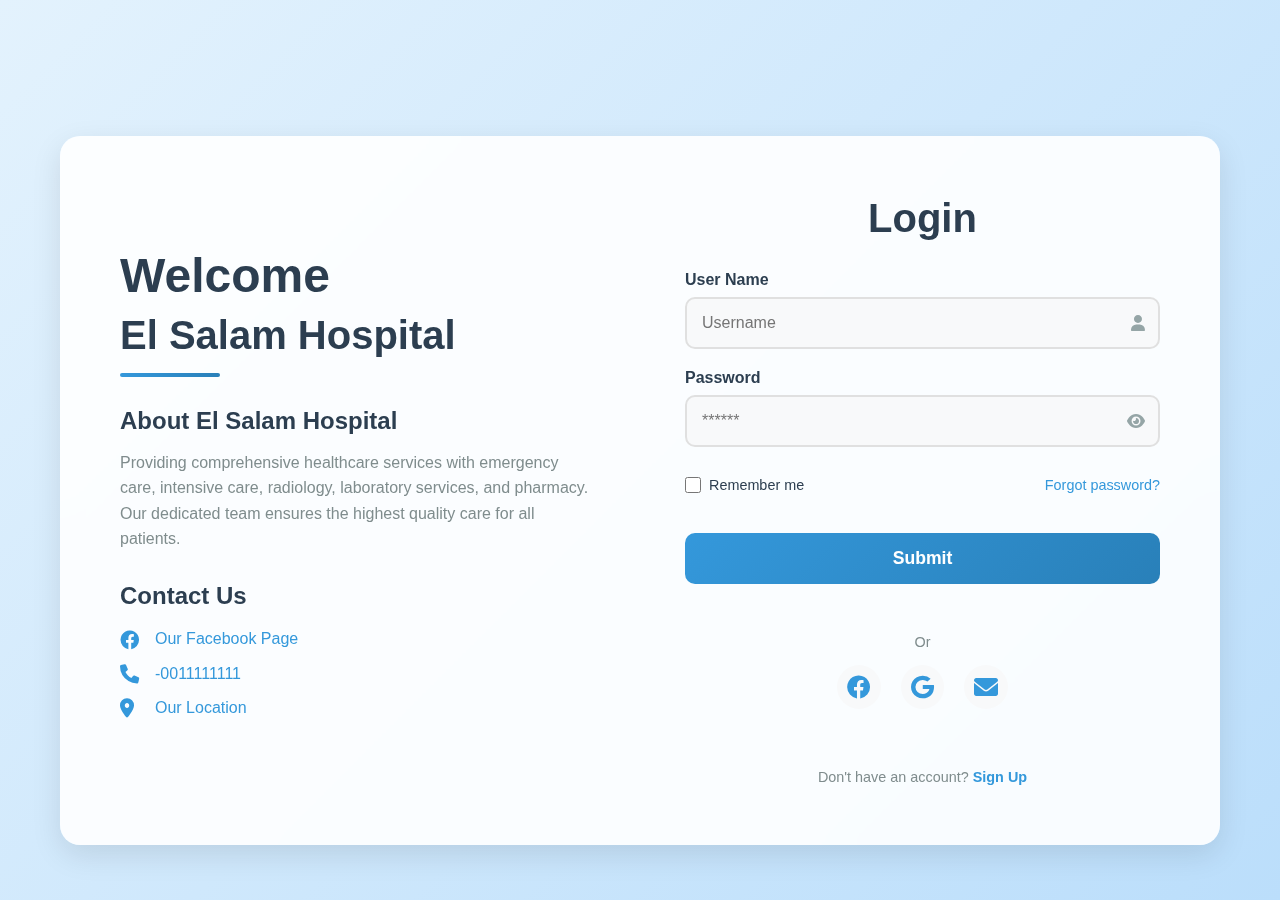
<file: index.html>
<!DOCTYPE html>
<html lang="en">

<head>
    <meta charset="UTF-8">
    <meta name="viewport" content="width=device-width, initial-scale=1.0">
    <title>El Salam Hospital</title>
    <link rel="stylesheet" href="index.css">
    <link rel="icon" href="Assets/Website-Logo.webp" type="image/dove-icon">
    <link href="https://cdnjs.cloudflare.com/ajax/libs/font-awesome/6.0.0/css/all.min.css" rel="stylesheet">
</head>

<body>
    <div class="page" id="loginPage">
        <div class="container">
            <div class="content-wrapper">
                <div class="info-section">
                    <div class="welcome-header">
                        <h1 class="welcome-text">Welcome</h1>
                        <h2 class="hospital-name">El Salam Hospital</h2>
                        <div class="underline"></div>
                    </div>

                    <div class="about-section" id="about">
                        <h3>About El Salam Hospital</h3>
                        <p>Providing comprehensive healthcare services with emergency care, intensive care, radiology, laboratory services, and pharmacy. Our dedicated team ensures the highest quality care for all patients.</p>
                    </div>

                    <div class="contact-section" id="contact">
                        <h3>Contact Us</h3>
                        <div class="contact-item">
                            <i class="fab fa-facebook"></i>
                            <a href="https://facebook.com" target="_blank">Our Facebook Page</a>
                        </div>
                        <div class="contact-item">
                            <i class="fas fa-phone"></i>
                            <a href="tel:0011111111">-0011111111</a>
                        </div>
                        <div class="contact-item">
                            <i class="fas fa-map-marker-alt"></i>
                            <a href="#" onclick="showLocation()">Our Location</a>
                        </div>
                    </div>
                </div>
                <div class="login-section" id="login">
                    <h2 class="login-title">Login</h2>
                    <form class="login-form">
                        <div class="input-group">
                            <label for="username">User Name</label>
                            <div class="input-wrapper">
                                <input type="text" id="username" placeholder="Username" required>
                                <i class="fas fa-user"></i>
                            </div>
                        </div>

                        <div class="input-group">
                            <label for="password">Password</label>
                            <div class="input-wrapper">
                                <input type="password" id="password" placeholder="******" required>
                                <i class="fas fa-eye" id="togglePassword"></i>
                            </div>
                        </div>

                        <div class="form-options">
                            <label class="checkbox-container">
                <input type="checkbox" id="rememberMe"> Remember me
              </label>
                            <a href="#" class="forgot-link">Forgot password?</a>
                        </div>

                        <button type="submit" class="submit-btn">Submit</button>

                        <div class="social-login">
                            <p>Or</p>
                            <div class="social-icons">
                                <i class="fab fa-facebook"></i>
                                <i class="fab fa-google"></i>
                                <i class="fas fa-envelope"></i>
                            </div>
                        </div>

                        <div class="signup-link">
                            <p>Don't have an account? <a href="#" onclick="showSignupPage()">Sign Up</a></p>
                        </div>
                    </form>
                </div>
            </div>
        </div>
    </div>
    <div class="page" id="signupPage" style="display: none;">
        <div class="container">
            <div class="signup-wrapper">
                <h2 class="signup-title">Sign Up</h2>
                <form class="signup-form">
                    <div class="name-row">
                        <div class="input-group">
                            <label for="firstName">First Name</label>
                            <input type="text" id="firstName" placeholder="First Name" required>
                        </div>
                        <div class="input-group">
                            <label for="lastName">Last Name</label>
                            <input type="text" id="lastName" placeholder="Last Name" required>
                        </div>
                    </div>

                    <div class="input-group">
                        <label for="email">Email</label>
                        <input type="email" id="email" placeholder="Email" required>
                    </div>

                    <div class="input-group">
                        <label for="signupPassword">Password</label>
                        <div class="input-wrapper">
                            <input type="password" id="signupPassword" placeholder="Password" required>
                            <span class="toggle-text" onclick="togglePasswordVisibility('signupPassword', this)">show</span>
                        </div>
                    </div>

                    <div class="input-group">
                        <label for="confirmPassword">Confirm Password</label>
                        <div class="input-wrapper">
                            <input type="password" id="confirmPassword" placeholder="Confirm Password" required>
                            <span class="toggle-text" onclick="togglePasswordVisibility('confirmPassword', this)">show</span>
                        </div>
                    </div>

                    <div class="checkbox-container">
                        <input type="checkbox" id="privacyPolicy" required>
                        <label for="privacyPolicy">I agree with privacy and policy</label>
                    </div>

                    <button type="submit" class="signup-btn">Sign Up</button>

                    <div class="login-link">
                        <p>Already have an account? <a href="home.html" onclick="showLoginPage()">Login</a></p>
                    </div>
                </form>
            </div>
        </div>
    </div>
    <script src="index.js"></script>
</body>

</html>
</file>
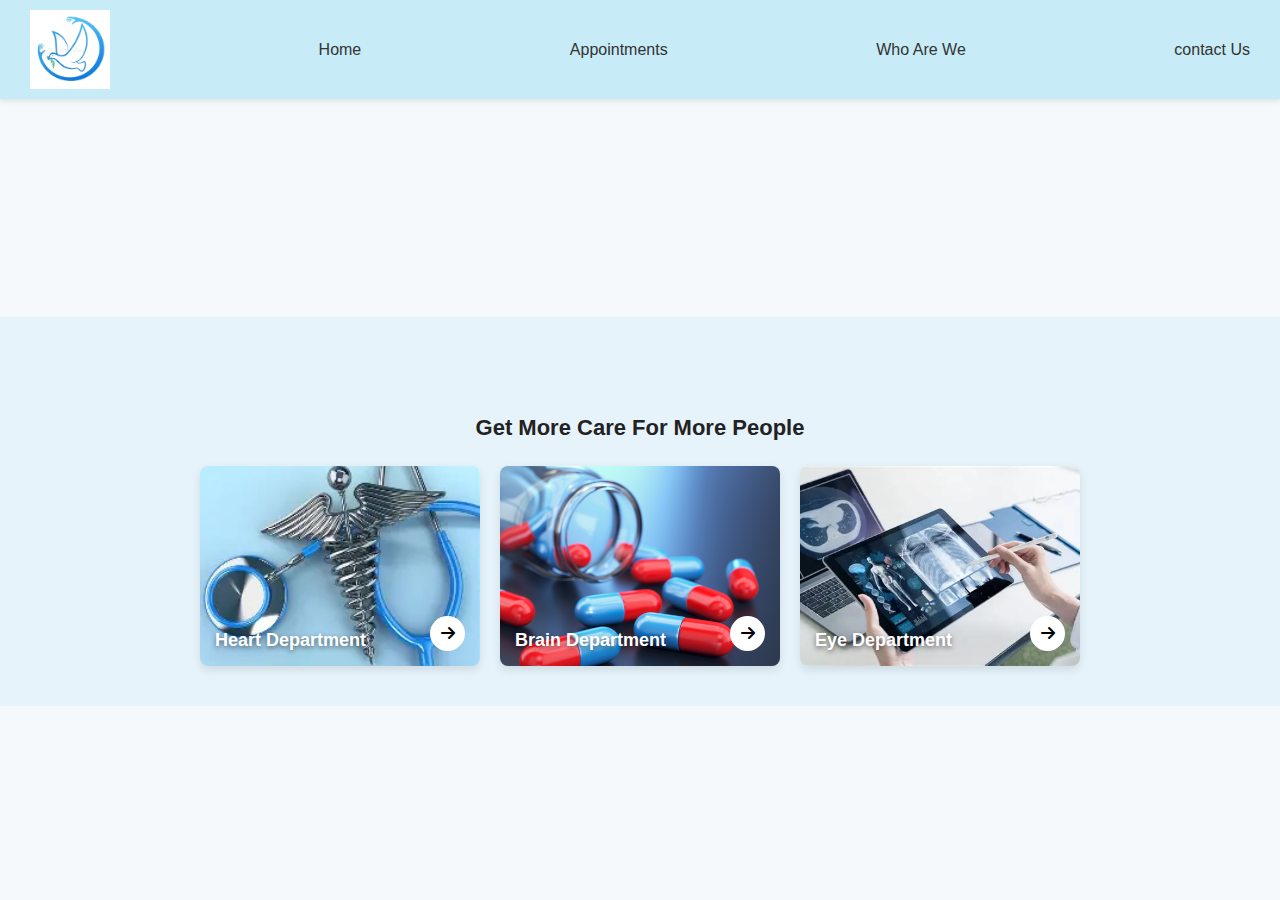
<file: home.html>
<!DOCTYPE html>
<html lang="en">
<head>
  <meta charset="UTF-8">
  <meta name="viewport" content="width=device-width, initial-scale=1.0">
  <title>Departments Section</title>
<link rel="stylesheet" href="home.css">
<link rel="stylesheet" href="navbar.css">

<link rel="icon" href="Assets/Website-Logo.webp" type="image/dove-icon">

  <link rel="stylesheet" href="https://cdnjs.cloudflare.com/ajax/libs/font-awesome/6.4.0/css/all.min.css">

  
</head>
<body>
<header>
  <div id="navbar-container"></div>

</header>

  <section class="departments">
  <h2>Get More Care For More People</h2>
  <div class="cards">
    
    <a href="Appointments.html" class="card">
      <img src="./Assets/download.webp" alt="Heart Department">
      <div class="card-text">Heart Department</div>
      <div class="arrow"><i class="fas fa-arrow-right"></i></div>
    </a>

    <a href="Appointments.html" class="card">
      <img src="./Assets/Untitleddesign9-550x500.png" alt="Brain Department">
      <div class="card-text">Brain Department</div>
      <div class="arrow"><i class="fas fa-arrow-right"></i></div>
    </a>

    <a href="Appointments.html" class="card">
      <img src="./Assets/OIP.webp" alt="Eye Department">
      <div class="card-text">Eye Department</div>
      <div class="arrow"><i class="fas fa-arrow-right"></i></div>
    </a>
    </div>
  </section>
<script src="navbar.js"></script>
</body>
</html>
</file>
<file: index.css>
* {
    margin: 0;
    padding: 0;
    box-sizing: border-box;
}

body {
    font-family: 'Segoe UI', Tahoma, Geneva, Verdana, sans-serif;
    background: linear-gradient(135deg, #e3f2fd 0%, #bbdefb 100%);
    min-height: 100vh;
    color: #333;
    overflow-x: hidden;
}

.container {
    max-width: 1200px;
    margin: 0 auto;
    padding: 20px;
}

.navbar {
    background: rgba(255, 255, 255, 0.95);
    backdrop-filter: blur(10px);
    box-shadow: 0 2px 20px rgba(0, 0, 0, 0.1);
    position: fixed;
    z-index: 1000;
    padding: 15px 0;
}

.nav-container {
    max-width: 1200px;
    display: flex;
    justify-content: space-between;
    align-items: center;
}

.nav-brand {
    display: flex;
    align-items: center;
    font-size: 1.5rem;
    font-weight: bold;
    color: #2c3e50;
}

.nav-brand i {
    margin-right: 10px;
    color: #3498db;
    font-size: 1.8rem;
}

.nav-menu {
    display: flex;
    gap: 30px;
    align-items: center;
}

.nav-link {
    color: #2c3e50;
    text-decoration: none;
    font-weight: 500;
    transition: all 0.3s ease;
    padding: 8px 16px;
    border-radius: 8px;
    position: relative;
}

.nav-link:hover,
.nav-link.active {
    color: #3498db;
    background: rgba(52, 152, 219, 0.1);
}

.nav-link::after {
    content: '';
    position: absolute;
    bottom: -2px;
    left: 50%;
    width: 0;
    height: 2px;
    background: #3498db;
    transition: all 0.3s ease;
    transform: translateX(-50%);
}

.nav-link:hover::after,
.nav-link.active::after {
    width: 80%;
}

.page {
    min-height: 100vh;
    display: flex;
    align-items: center;
    padding-top: 80px;
}

.content-wrapper {
    display: grid;
    grid-template-columns: 1fr 1fr;
    gap: 50px;
    align-items: center;
    background: rgba(255, 255, 255, 0.9);
    border-radius: 20px;
    padding: 40px;
    box-shadow: 0 10px 30px rgba(0, 0, 0, 0.1);
    backdrop-filter: blur(10px);
}

.info-section {
    padding: 20px;
}

.welcome-header {
    margin-bottom: 30px;
}

.welcome-text {
    font-size: 3rem;
    font-weight: bold;
    color: #2c3e50;
    margin-bottom: 10px;
    animation: fadeInDown 1s ease-out;
}

.hospital-name {
    font-size: 2.5rem;
    font-weight: bold;
    color: #2c3e50;
    margin-bottom: 15px;
    animation: fadeInUp 1s ease-out 0.3s both;
}

.underline {
    width: 100px;
    height: 4px;
    background: linear-gradient(90deg, #3498db, #2980b9);
    border-radius: 2px;
    animation: expandWidth 1s ease-out 0.6s both;
}

.about-section {
    margin-bottom: 30px;
}

.about-section h3 {
    font-size: 1.5rem;
    font-weight: bold;
    color: #2c3e50;
    margin-bottom: 15px;
}

.about-section p {
    font-size: 1rem;
    line-height: 1.6;
    color: #7f8c8d;
}

.contact-section h3 {
    font-size: 1.5rem;
    font-weight: bold;
    color: #2c3e50;
    margin-bottom: 20px;
}

.contact-item {
    display: flex;
    align-items: center;
    margin-bottom: 15px;
    font-size: 1rem;
}

.contact-item i {
    font-size: 1.2rem;
    color: #3498db;
    margin-right: 15px;
    width: 20px;
}

.contact-item a {
    color: #3498db;
    text-decoration: none;
    transition: color 0.3s ease;
}

.contact-item a:hover {
    color: #2980b9;
    text-decoration: underline;
}

.login-section {
    padding: 20px;
}

.login-title {
    font-size: 2.5rem;
    font-weight: bold;
    color: #2c3e50;
    margin-bottom: 30px;
    text-align: center;
}

.login-form {
    display: flex;
    flex-direction: column;
    gap: 20px;
}

.input-group {
    display: flex;
    flex-direction: column;
}

.input-group label {
    font-size: 1rem;
    font-weight: 600;
    color: #2c3e50;
    margin-bottom: 8px;
}

.input-wrapper {
    position: relative;
    display: flex;
    align-items: center;
}

.input-wrapper input {
    width: 100%;
    padding: 15px 45px 15px 15px;
    border: 2px solid #e0e0e0;
    border-radius: 10px;
    font-size: 1rem;
    background: #f8f9fa;
    transition: all 0.3s ease;
}

.input-wrapper input:focus {
    outline: none;
    border-color: #3498db;
    background: white;
    box-shadow: 0 0 0 3px rgba(52, 152, 219, 0.1);
}

.input-wrapper i {
    position: absolute;
    right: 15px;
    color: #95a5a6;
    cursor: pointer;
    transition: color 0.3s ease;
}

.input-wrapper i:hover {
    color: #3498db;
}

.form-options {
    display: flex;
    justify-content: space-between;
    align-items: center;
    margin: 10px 0;
}

.checkbox-container {
    display: flex;
    align-items: center;
    cursor: pointer;
    font-size: 0.9rem;
    color: #2c3e50;
}

.checkbox-container input[type="checkbox"] {
    margin-right: 8px;
    width: 16px;
    height: 16px;
    accent-color: #3498db;
}

.forgot-link {
    color: #3498db;
    text-decoration: none;
    font-size: 0.9rem;
    transition: color 0.3s ease;
}

.forgot-link:hover {
    color: #2980b9;
    text-decoration: underline;
}

.submit-btn {
    background: linear-gradient(135deg, #3498db, #2980b9);
    color: white;
    border: none;
    padding: 15px;
    border-radius: 10px;
    font-size: 1.1rem;
    font-weight: 600;
    cursor: pointer;
    transition: all 0.3s ease;
    margin: 10px 0;
}

.submit-btn:hover {
    transform: translateY(-2px);
    box-shadow: 0 5px 15px rgba(52, 152, 219, 0.4);
}

.social-login {
    text-align: center;
    margin: 20px 0;
}

.social-login p {
    color: #7f8c8d;
    margin-bottom: 15px;
    font-size: 0.9rem;
}

.social-icons {
    display: flex;
    justify-content: center;
    gap: 20px;
}

.social-icons i {
    font-size: 1.5rem;
    color: #3498db;
    cursor: pointer;
    transition: all 0.3s ease;
    padding: 10px;
    border-radius: 50%;
    background: #f8f9fa;
}

.social-icons i:hover {
    color: white;
    background: #3498db;
    transform: scale(1.1);
}

.signup-link {
    text-align: center;
    margin-top: 20px;
}

.signup-link p {
    color: #7f8c8d;
    font-size: 0.9rem;
}

.signup-link a {
    color: #3498db;
    text-decoration: none;
    font-weight: 600;
    transition: color 0.3s ease;
}

.signup-link a:hover {
    color: #2980b9;
    text-decoration: underline;
}

.signup-wrapper {
    max-width: 500px;
    margin: 0 auto;
    background: rgba(255, 255, 255, 0.9);
    border-radius: 20px;
    padding: 40px;
    box-shadow: 0 10px 30px rgba(0, 0, 0, 0.1);
    backdrop-filter: blur(10px);
}

.signup-title {
    font-size: 2.5rem;
    font-weight: bold;
    color: #2c3e50;
    margin-bottom: 30px;
    text-align: center;
}

.signup-form {
    display: flex;
    flex-direction: column;
    gap: 20px;
}

.name-row {
    display: grid;
    grid-template-columns: 1fr 1fr;
    gap: 20px;
}

.signup-form .input-group input {
    width: 100%;
    padding: 15px;
    border: 2px solid #e0e0e0;
    border-radius: 10px;
    font-size: 1rem;
    background: #f8f9fa;
    transition: all 0.3s ease;
}

.signup-form .input-group input:focus {
    outline: none;
    border-color: #3498db;
    background: white;
    box-shadow: 0 0 0 3px rgba(52, 152, 219, 0.1);
}

.show-password {
    position: absolute;
    right: 15px;
    color: #3498db;
    cursor: pointer;
    font-size: 0.9rem;
    font-weight: 600;
    transition: color 0.3s ease;
}

.show-password:hover {
    color: #2980b9;
}

.signup-btn {
    background: linear-gradient(135deg, #3498db, #2980b9);
    color: white;
    border: none;
    padding: 15px;
    border-radius: 10px;
    font-size: 1.1rem;
    font-weight: 600;
    cursor: pointer;
    transition: all 0.3s ease;
    margin: 10px 0;
}

.signup-btn:hover {
    transform: translateY(-2px);
    box-shadow: 0 5px 15px rgba(52, 152, 219, 0.4);
}

.login-link {
    text-align: center;
    margin-top: 20px;
}

.login-link p {
    color: #7f8c8d;
    font-size: 0.9rem;
}

.login-link a {
    color: #3498db;
    text-decoration: none;
    font-weight: 600;
    transition: color 0.3s ease;
}

.login-link a:hover {
    color: #2980b9;
    text-decoration: underline;
}

@keyframes fadeInDown {
    from {
        opacity: 0;
        transform: translateY(-30px);
    }
    to {
        opacity: 1;
        transform: translateY(0);
    }
}

@media (max-width: 768px) {
    .nav-container {
        height: 60px;
    }
    .nav-brand {
        font-size: 20px;
    }
    .content {
        margin: 20px;
        padding: 20px;
        border-radius: 15px;
    }
    h1 {
        font-size: 24px;
    }
}
</file>
<file: home.css>
body {
      font-family: Arial, sans-serif;
      margin: 0;
      padding: 0;
      background: #f5f9fc;
    }

    .departments {
  text-align: center;
  padding: 80px 20px 40px; 
  background: #e6f3fa;
  margin-top: 40px;         
}


    .departments h2 {
      font-size: 22px;
      margin-bottom: 25px;
      color: #222;
    }

    .cards {
      display: flex;
      justify-content: center;
      gap: 20px;
      flex-wrap: wrap;
    }

    .card {
      position: relative;
      width: 280px;
      overflow: hidden;
      border-radius: 8px;
      cursor: pointer;
      box-shadow: 0 4px 10px rgba(0,0,0,0.1);
      transition: transform 0.3s ease;
    }

    .card img {
      width: 100%;
      height: 200px;
      object-fit: cover;
      display: block;
      transition: transform 0.3s ease, filter 0.3s ease;
    }

    .card:hover img {
      transform: scale(1.1);
      filter: brightness(0.8);
    }

    .card-text {
      position: absolute;
      bottom: 15px;
      left: 15px;
      color: white;
      font-weight: bold;
      font-size: 18px;
      text-shadow: 0 2px 5px rgba(0,0,0,0.5);
    }

    .arrow {
      position: absolute;
      bottom: 15px;
      right: 15px;
      background: white;
      border-radius: 50%;
      width: 35px;
      height: 35px;
      display: flex;
      align-items: center;
      justify-content: center;
      font-size: 16px;
      color: black;
      transition: background 0.3s ease, color 0.3s ease;
    }

    .card:hover .arrow {
      background: black;
      color: white;
    }


    @media (max-width: 768px) {
      .cards {
        flex-direction: column;
        align-items: center;
      }

      .card {
        width: 90%;
      }
    }
</file>
<file: navbar.css>
nav {
  display: flex;
  align-items: center;
  justify-content: space-between;  
  padding: 10px 30px;
  background-color: #C7ECF7; 
  box-shadow: 0 2px 5px rgba(0,0,0,0.1); 
  position: relative; 
  margin-bottom: 17%;
}

nav img.logo {
  max-width: 80px;   
  height: auto;      
  display: block;
}

nav a {
  margin-left: 20px;
  text-decoration: none;
  font-size: 16px;
  color: #333; 
  font-weight: 500;
  transition: color 0.3s ease;
}

nav a:hover {
  color: #0077cc; 
}

.hamburger {
  display: none;
  font-size: 24px;
  background: none;
  border: none;
  cursor: pointer;
}

.nav-links {
  display: flex;
  align-items: center;
  gap: 20px;
}

@media (max-width: 768px) {
  .hamburger {
    display: block; 
  }

  .nav-links {
    display: none; /* hidden by default */
    flex-direction: column;
    gap: 10px;
    width: 100%;
    text-align: center;
    background-color: #fff;
    position: absolute;
    top: 60px; 
    left: 0;
    padding: 10px 0;
    box-shadow: 0 4px 8px rgba(0,0,0,0.1);
  }

  .nav-links.active {
    display: flex;
  }
}
</file>
